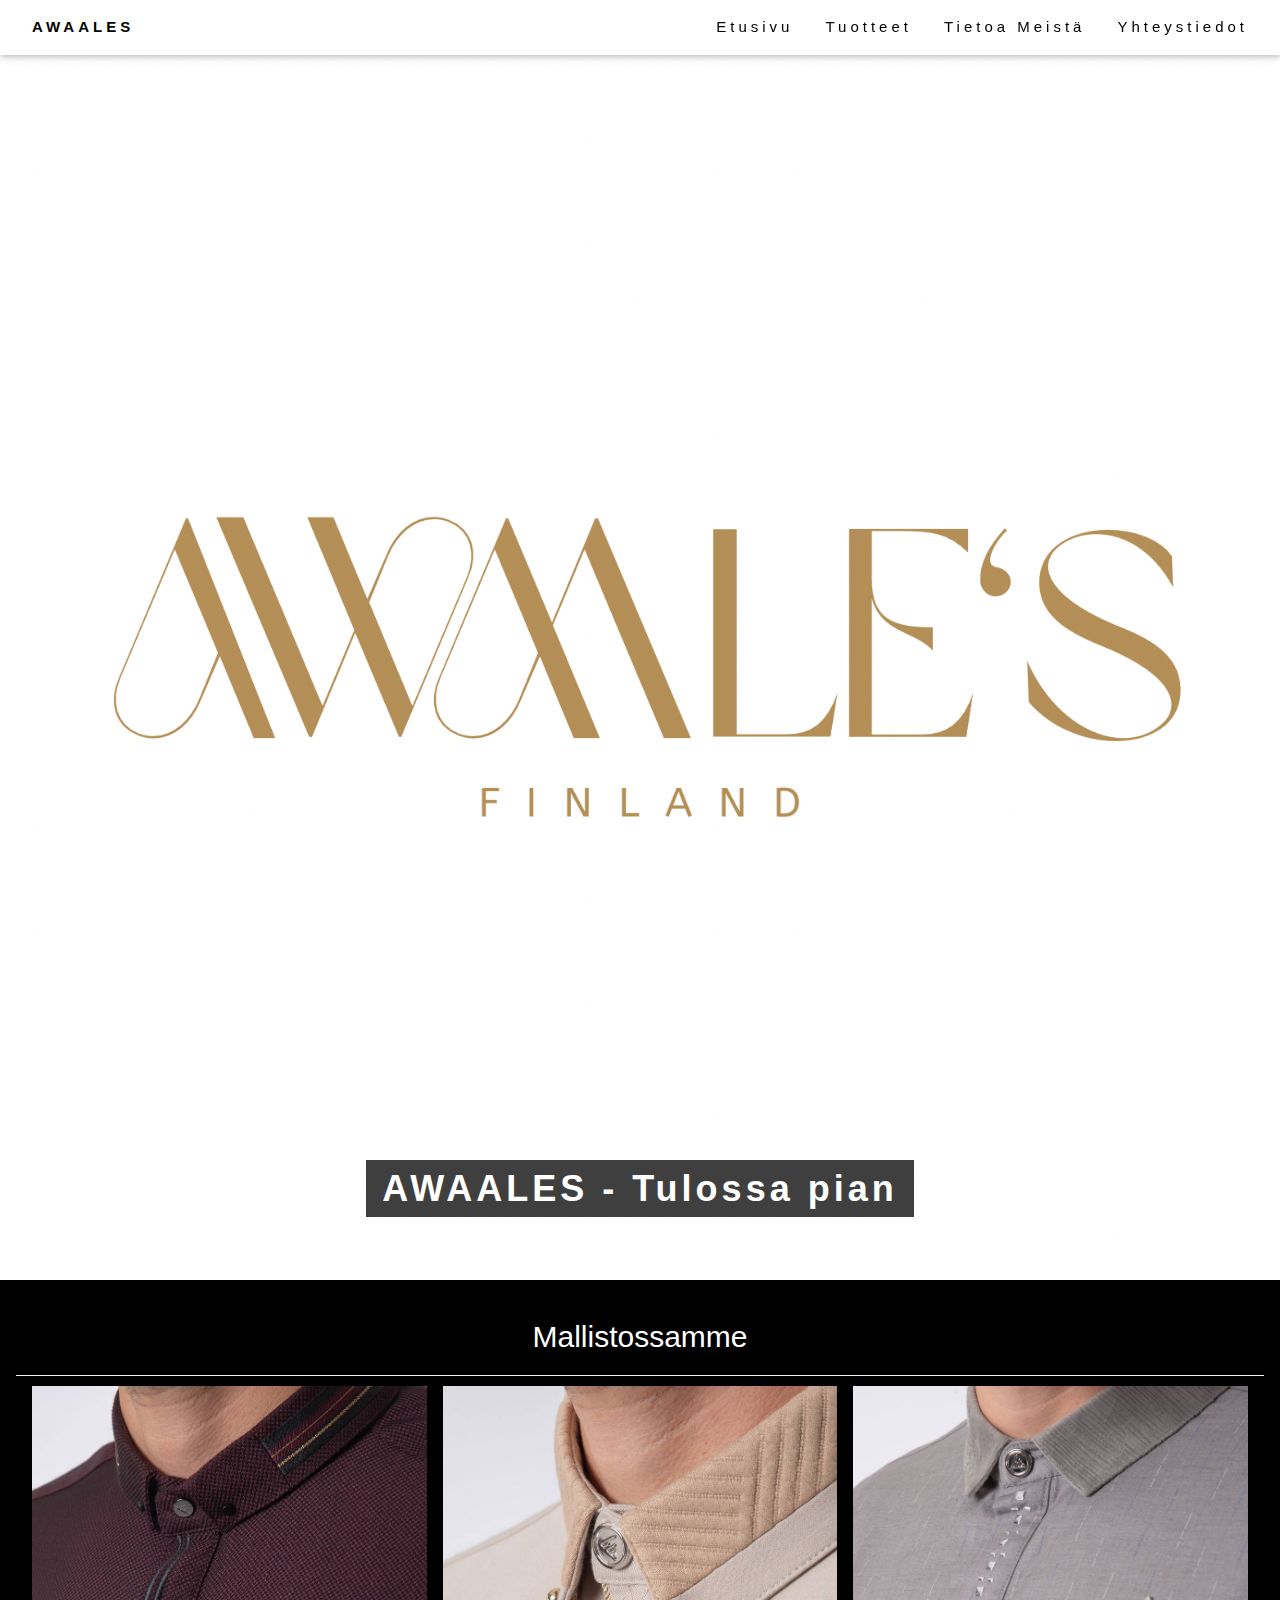
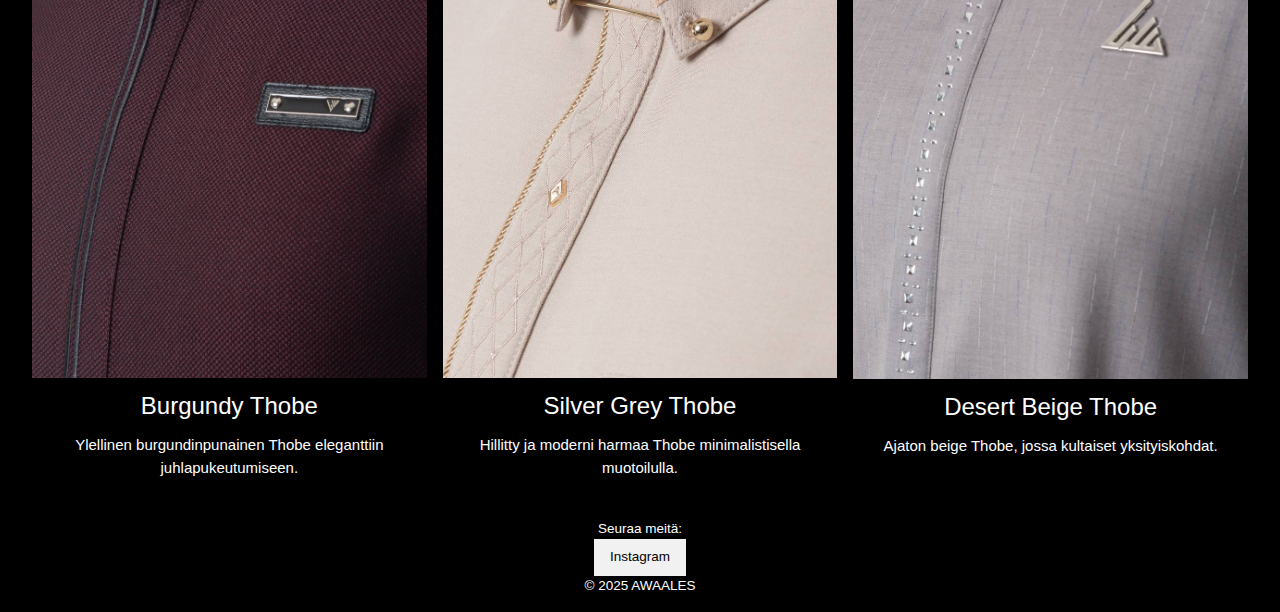
<file: index.html>
<!DOCTYPE html>
<html lang="fi">
<head>
    <meta charset="UTF-8">
    <meta name="viewport" content="width=device-width, initial-scale=1.0">
    <title>AWAALES - Tulossa pian</title>
    <link rel="stylesheet" href="https://www.w3schools.com/w3css/4/w3.css">
    <link rel="stylesheet" href="style.css">
</head>
<body>

<!-- Navbar -->
<div class="w3-top">
    <div class="w3-bar w3-white w3-wide w3-padding w3-card">
        <a href="#home" class="w3-bar-item w3-button"><b>AWAALES</b></a>
        <div class="w3-right w3-hide-small">
            <a href="index.html" class="w3-bar-item w3-button">Etusivu</a>
            <a href="products.html" class="w3-bar-item w3-button">Tuotteet</a>
            <a href="about.html" class="w3-bar-item w3-button">Tietoa Meistä</a>
            <a href="contact.html" class="w3-bar-item w3-button">Yhteystiedot</a>
        </div>
    </div>
</div>

<!-- Hero-osio -->
<header class="w3-display-container w3-content w3-wide" style="max-width:1500px;" id="home">
    <img class="w3-image" src="9F30E113-223C-4328-9D75-125073A8CBB3.PNG" alt="AWAALES logo" width="1500" height="800">
    <div class="w3-display-bottommiddle w3-margin-top w3-center">
        <h1 class="w3-xxlarge w3-text-white"><span class="w3-padding w3-black w3-opacity-min"><b>AWAALES - Tulossa pian</b></span></h1>
        <p class="w3-large w3-text-white">Laadukkaat thobet modernilla twistillä – pysy kuulolla!</p>
    </div>
</header>

<!-- Tuotteet -->
<div class="w3-black w3-content w3-padding" style="max-width:1564px" id="products">
    <h2 class="w3-border-bottom w3-border-light-grey w3-padding-16">Mallistossamme</h2>
    <div class="w3-black w3-row-padding">
        <div class="w3-col l4 m6 w3-margin-bottom">
            <img src="IMG_1153.JPG" alt="Burgundy Thobe" style="width:100%">
            <h3>Burgundy Thobe</h3>
            <p>Ylellinen burgundinpunainen Thobe eleganttiin juhlapukeutumiseen.</p>
        </div>
        <div class="w3-col l4 m6 w3-margin-bottom">
            <img src="IMG_1155.JPG" alt="Silver Grey Thobe" style="width:100%">
            <h3>Silver Grey Thobe</h3>
            <p>Hillitty ja moderni harmaa Thobe minimalistisella muotoilulla.</p>
        </div>
        <div class="w3-col l4 m6 w3-margin-bottom">
            <img src="IMG_1156.JPG" alt="Desert Beige Thobe" style="width:100%">
            <h3>Desert Beige Thobe</h3>
            <p>Ajaton beige Thobe, jossa kultaiset yksityiskohdat.</p>
        </div>
    </div>
</div>




<!-- Footer -->
<footer class="w3-center w3-black w3-padding-16">
    <p>Seuraa meitä:</p>
    <a href="https://www.instagram.com/awaales/" class="w3-button w3-light-grey">Instagram</a>
    <p>&copy; 2025 AWAALES</p>
</footer>

</body>
</html>
</file>
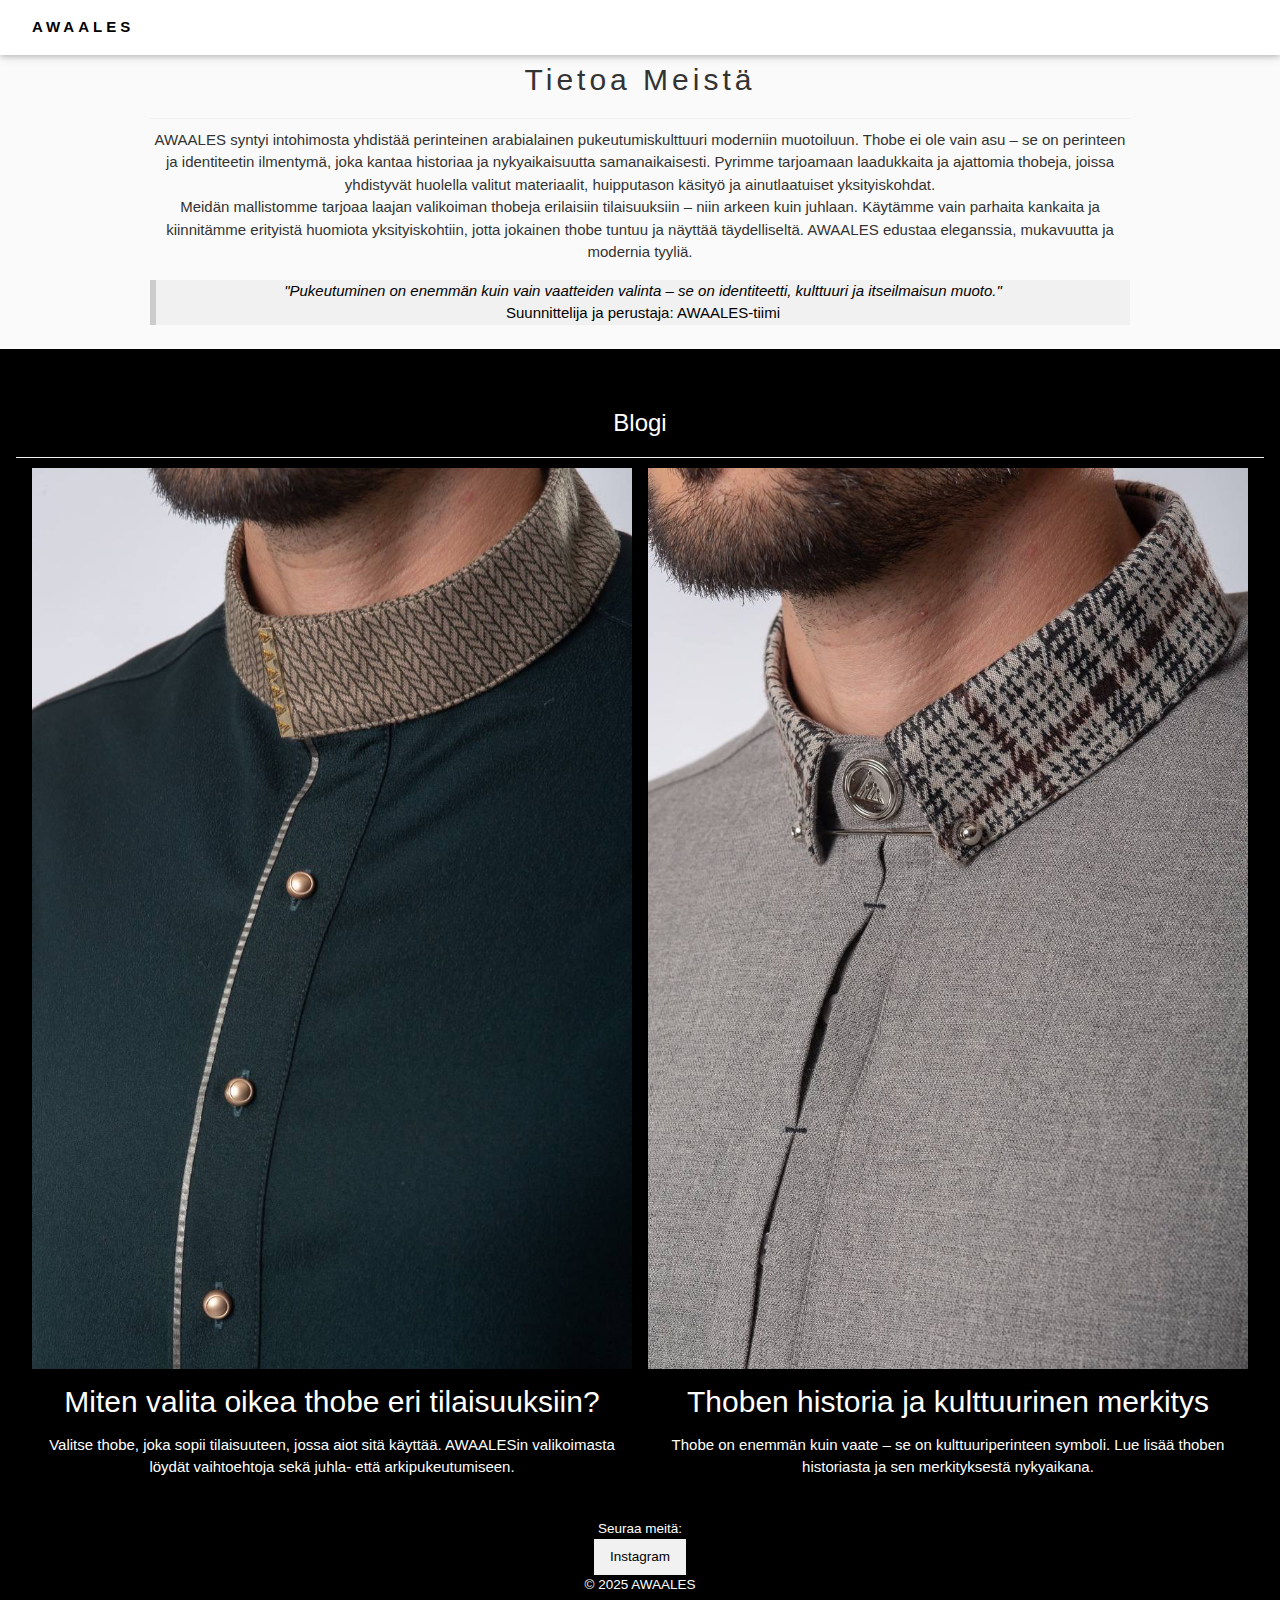
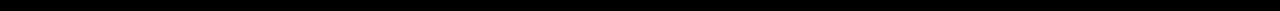
<file: about.html>
<!DOCTYPE html>
<html lang="fi">
<head>
    <meta charset="UTF-8">
    <meta name="viewport" content="width=device-width, initial-scale=1.0">
    <title>Tietoa Meistä - AWAALES</title>
    <link rel="stylesheet" href="https://www.w3schools.com/w3css/4/w3.css">
    <link rel="stylesheet" href="style.css">
</head>
<body>

<div id="header"></div>
<script>
    fetch("header.html")
        .then(response => response.text())
        .then(data => document.getElementById("header").innerHTML = data);
</script>

<!-- Tietoa Meistä -sisältö -->
<main class="w3-content w3-padding" style="max-width:1564px" id="about">
    <br>
    <div class="w3-content style="max-width:700px">
  <h2 class="w3-wide w3-border-bottom w3-border-light-grey w3-padding-16">Tietoa Meistä</h2>
    <p>AWAALES syntyi intohimosta yhdistää perinteinen arabialainen pukeutumiskulttuuri moderniin muotoiluun. Thobe ei ole vain asu – se on perinteen ja identiteetin ilmentymä, joka kantaa historiaa ja nykyaikaisuutta samanaikaisesti. Pyrimme tarjoamaan laadukkaita ja ajattomia thobeja, joissa yhdistyvät huolella valitut materiaalit, huipputason käsityö ja ainutlaatuiset yksityiskohdat.</p>
    <p>Meidän mallistomme tarjoaa laajan valikoiman thobeja erilaisiin tilaisuuksiin – niin arkeen kuin juhlaan. Käytämme vain parhaita kankaita ja kiinnitämme erityistä huomiota yksityiskohtiin, jotta jokainen thobe tuntuu ja näyttää täydelliseltä. AWAALES edustaa eleganssia, mukavuutta ja modernia tyyliä.</p>
    <div class="w3-panel w3-leftbar w3-light-grey">
      <p><i>"Pukeutuminen on enemmän kuin vain vaatteiden valinta – se on identiteetti, kulttuuri ja itseilmaisun muoto."</i></p>
      <p>Suunnittelija ja perustaja: AWAALES-tiimi</p>
    </div>
    
</main>
<!-- Blogisisältö -->
<main class="w3-black w3-content w3-padding" style="max-width:1564px" id="blog">
    <br>
    <h3 class="w3-border-bottom w3-border-light-grey w3-padding-16">Blogi</h2>
    <div class="w3-black w3-row-padding">
        <div class="w3-col l6 m6 w3-margin-bottom">
            <img src="IMG_1146.JPG" alt="Thoben valinta" style="width:100%">
            <h2>Miten valita oikea thobe eri tilaisuuksiin?</h2>
            <p>Valitse thobe, joka sopii tilaisuuteen, jossa aiot sitä käyttää. AWAALESin valikoimasta löydät vaihtoehtoja sekä juhla- että arkipukeutumiseen.</p>
        </div>
        <div class="w3-col l6 m6 w3-margin-bottom">
            <img src="IMG_1148.JPG" alt="Thoben historia" style="width:100%">
            <h2>Thoben historia ja kulttuurinen merkitys</h2>
            <p>Thobe on enemmän kuin vaate – se on kulttuuriperinteen symboli. Lue lisää thoben historiasta ja sen merkityksestä nykyaikana.</p>
        </div>
    </div>
</main>
<div id="footer"></div>
<script>
    fetch("footer.html")
        .then(response => response.text())
        .then(data => document.getElementById("footer").innerHTML = data);
</script>

</body>
</html>
</file>
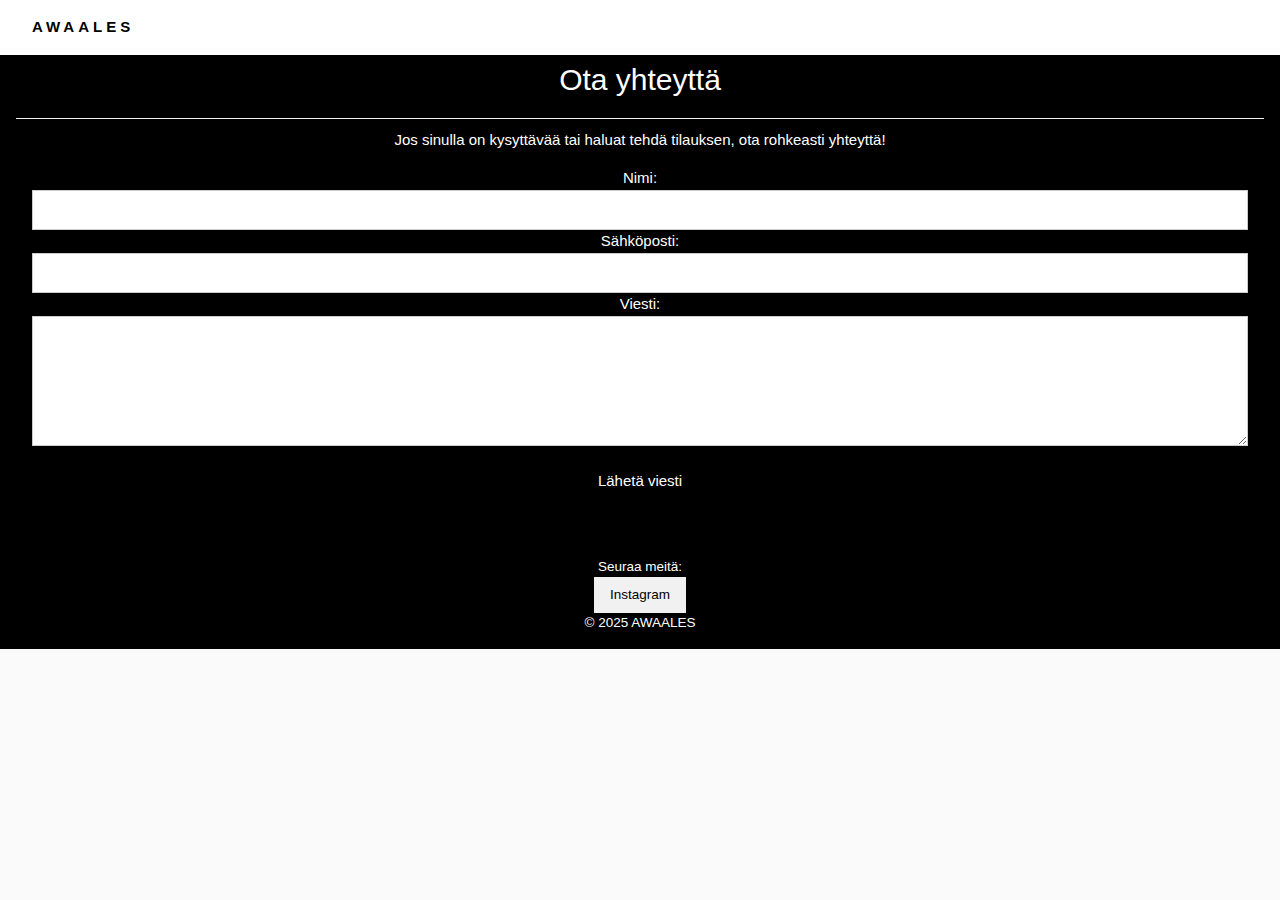
<file: contact.html>
<!DOCTYPE html>
<html lang="fi">
<head>
    <meta charset="UTF-8">
    <meta name="viewport" content="width=device-width, initial-scale=1.0">
    <title>Yhteystiedot - AWAALES</title>
    <link rel="stylesheet" href="https://www.w3schools.com/w3css/4/w3.css">
    <link rel="stylesheet" href="style.css">
</head>
<body>

<div id="header"></div>
<script>
    fetch("header.html")
        .then(response => response.text())
        .then(data => document.getElementById("header").innerHTML = data);
</script>

<!-- Yhteystietojen sisältö -->
<main class=" w3-black w3-content w3-padding" style="max-width:1564px" id="contact">
    <br>
    <h2 class="w3-border-bottom w3-border-light-grey w3-padding-16">Ota yhteyttä</h2>
    <p>Jos sinulla on kysyttävää tai haluat tehdä tilauksen, ota rohkeasti yhteyttä!</p>
    <form action="#" method="post" class="w3-black w3-container w3-padding-16">
        <label for="name">Nimi:</label>
        <input class="w3-input w3-border" type="text" id="name" name="name" required>

        <label for="email">Sähköposti:</label>
        <input class="w3-input w3-border" type="email" id="email" name="email" required>

        <label for="message">Viesti:</label>
        <textarea class="w3-input w3-border" id="message" name="message" rows="5" required></textarea>

        <button class="w3-button w3-section" type="submit">Lähetä viesti</button>
    </form>
   
</main>

<div id="footer"></div>
<script>
    fetch("footer.html")
        .then(response => response.text())
        .then(data => document.getElementById("footer").innerHTML = data);
</script>

</body>
</html>
</file>
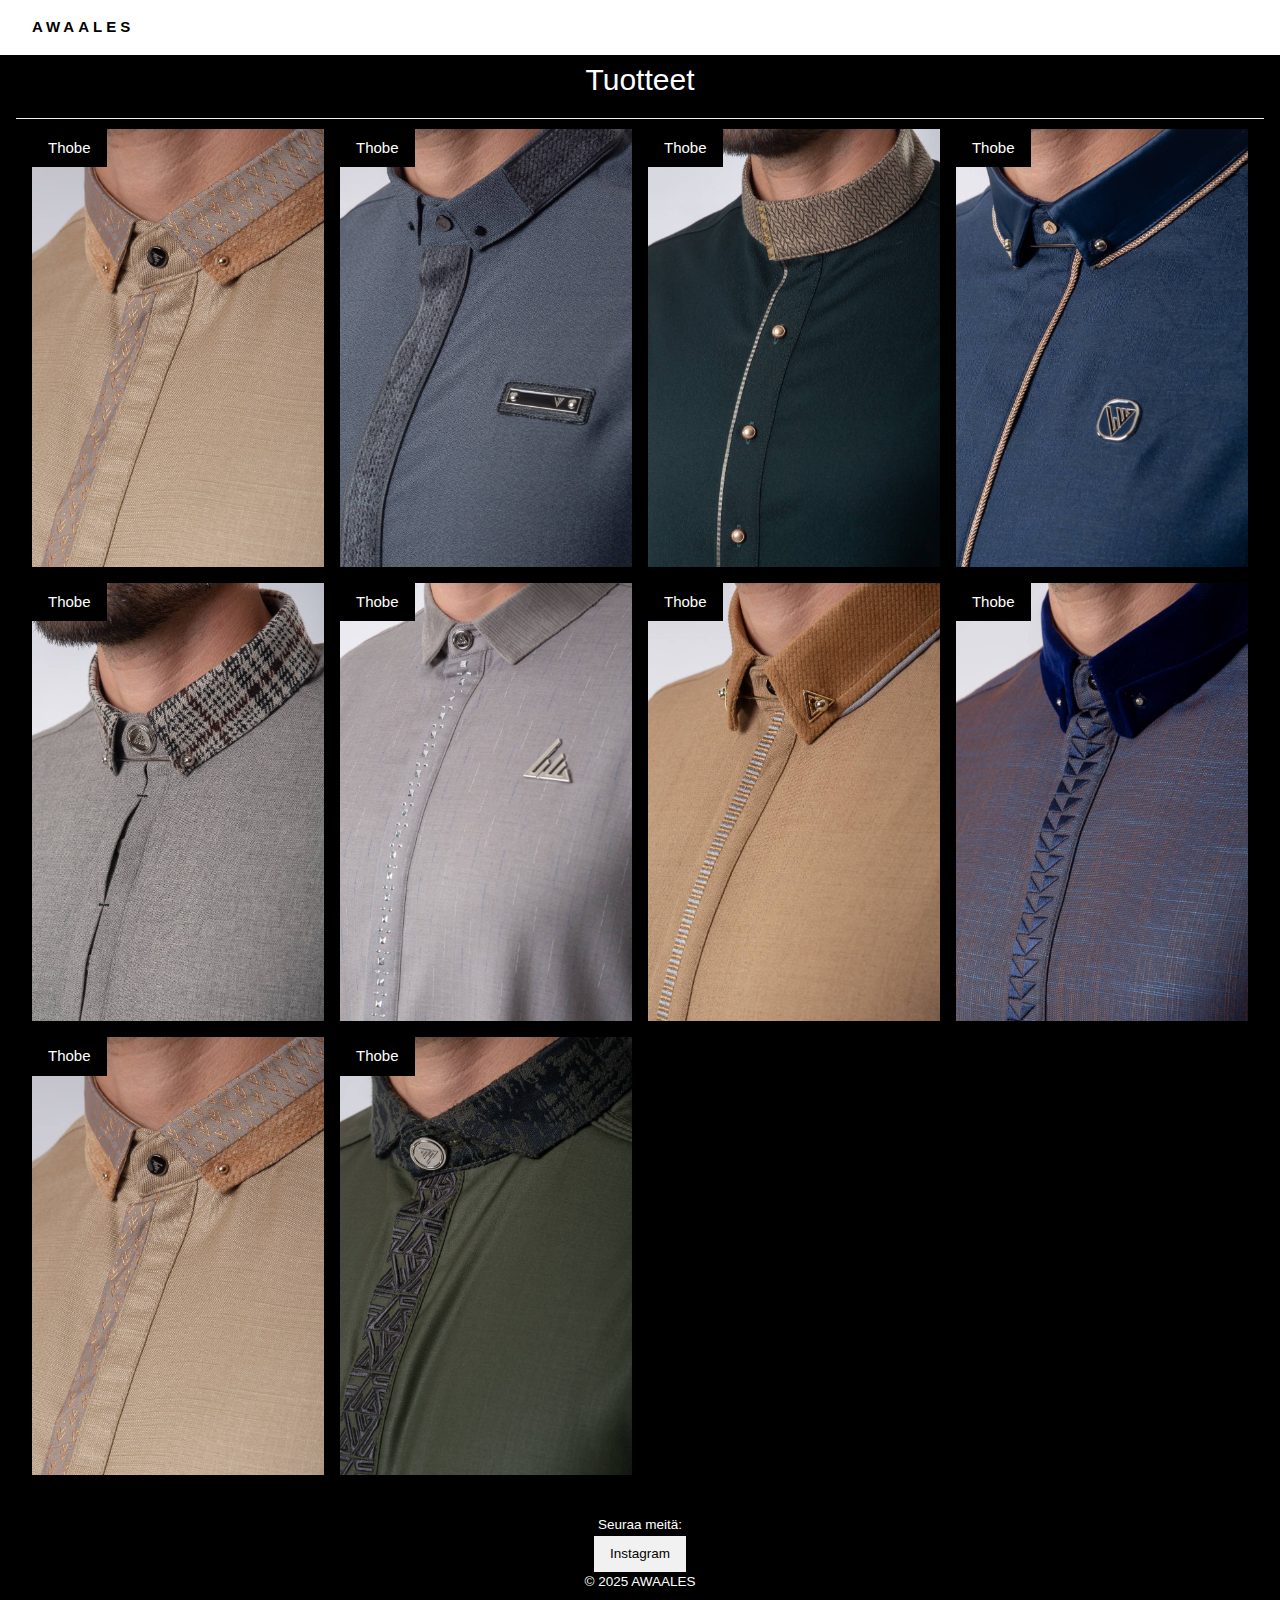
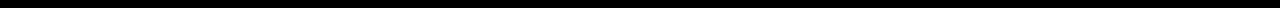
<file: products.html>
<!DOCTYPE html>
<html lang="fi">
<head>
    <meta charset="UTF-8">
    <meta name="viewport" content="width=device-width, initial-scale=1.0">
    <title>Tuotteet - AWAALES</title>
    <link rel="stylesheet" href="https://www.w3schools.com/w3css/4/w3.css">
    <link rel="stylesheet" href="style.css">
    <!-- Navbar -->
<div class="w3-top">
    <div class="w3-bar w3-white w3-wide w3-padding w3-card">
        <a href="#home" class="w3-bar-item w3-button"><b>AWAALES</b></a>
        <div class="w3-right w3-hide-small">
            <a href="index.html" class="w3-bar-item w3-button">Etusivu</a>
            <a href="products.html" class="w3-bar-item w3-button">Tuotteet</a>
            <a href="about.html" class="w3-bar-item w3-button">Tietoa Meistä</a>
            <a href="contact.html" class="w3-bar-item w3-button">Yhteystiedot</a>
        </div>
    </div>
</div>

</head>
<body>

<div id="header"></div>
<script>
    fetch("header.html")
        .then(response => response.text())
        .then(data => document.getElementById("header").innerHTML = data);
</script>

<!-- Tuote-esittely -->
<section class="w3-black w3-content w3-padding" style="max-width:1564px" id="products">
    <br>
    <h2 class="w3-border-bottom w3-border-light-grey w3-padding-16">Tuotteet</h2>
    <div class="w3-row-padding">
        <div class="w3-col l3 m6 w3-margin-bottom">
            <div class="w3-display-container">
                <div class="w3-display-topleft w3-black w3-padding">Thobe</div>
                <img src="IMG_1154.JPG" alt="Thobe" style="width:100%">
            </div>
        </div>
        <div class="w3-col l3 m6 w3-margin-bottom">
            <div class="w3-display-container">
                <div class="w3-display-topleft w3-black w3-padding">Thobe</div>
                <img src="IMG_1145.JPG" alt="Thobe" style="width:100%">
            </div>
        </div>
        <div class="w3-col l3 m6 w3-margin-bottom">
            <div class="w3-display-container">
                <div class="w3-display-topleft w3-black w3-padding">Thobe</div>
                <img src="IMG_1146.JPG" alt="Thobe" style="width:100%">
            </div>
        </div>
        <div class="w3-col l3 m6 w3-margin-bottom">
            <div class="w3-display-container">
                <div class="w3-display-topleft w3-black w3-padding">Thobe</div>
                <img src="IMG_1147.JPG" alt="Thobe" style="width:100%">
            </div>
        </div>
        <div class="w3-col l3 m6 w3-margin-bottom">
            <div class="w3-display-container">
                <div class="w3-display-topleft w3-black w3-padding">Thobe</div>
                <img src="IMG_1148.JPG" alt="Thobe" style="width:100%">
            </div>
        </div>
        <div class="w3-col l3 m6 w3-margin-bottom">
            <div class="w3-display-container">
                <div class="w3-display-topleft w3-black w3-padding">Thobe</div>
                <img src="IMG_1156.JPG" alt="Thobe" style="width:100%">
            </div>
        </div>
        <div class="w3-col l3 m6 w3-margin-bottom">
            <div class="w3-display-container">
                <div class="w3-display-topleft w3-black w3-padding">Thobe</div>
                <img src="IMG_1151.JPG" alt="Thobe" style="width:100%">
            </div>
        </div>
        <div class="w3-col l3 m6 w3-margin-bottom">
            <div class="w3-display-container">
                <div class="w3-display-topleft w3-black w3-padding">Thobe</div>
                <img src="IMG_1152.JPG" alt="Thobe" style="width:100%">
            </div>
        </div>
        <div class="w3-col l3 m6 w3-margin-bottom">
            <div class="w3-display-container">
                <div class="w3-display-topleft w3-black w3-padding">Thobe</div>
                <img src="IMG_1154.JPG" alt="Thobe" style="width:100%">
            </div>
        </div>
        <div class="w3-col l3 m6 w3-margin-bottom">
            <div class="w3-display-container">
                <div class="w3-display-topleft w3-black w3-padding">Thobe</div>
                <img src="IMG_1157.JPG" alt="Thobe" style="width:100%">
            </div>
        </div>
    </div>
</section>

<div id="footer"></div>
<script>
    fetch("footer.html")
        .then(response => response.text())
        .then(data => document.getElementById("footer").innerHTML = data);
</script>

</body>
</html>
</file>
<file: style.css>
/* Päivitetty style.css - Korjattu jättimäinen logo */

/* Reset */
* {
    margin: 0;
    padding: 0;
    box-sizing: border-box;
}

body {
    font-family: 'Poppins', sans-serif;
    background-color: #fafafa;
    color: #333;
    text-align: center;
}

/* Navigaatio */
.header {
    background: #fff;
    padding: 10px 5%;
    display: flex;
    justify-content: space-between;
    align-items: center;
    position: relative;
}

.header .logo img {
    max-width: 120px; /* Pienennetty logo */
    height: auto;
    display: block;
}

.navbar {
    background-color: #333;
}

.nav-menu {
    display: grid;
    grid-template-columns: repeat(5, 1fr); /* Adjust the number based on the number of menu items */
    list-style-type: none;
    margin: 0;
    padding: 0;
    text-align: center;
}

.nav-menu li {
    display: inline;
}

.nav-menu a {
    display: block;
    color: white;
    padding: 14px 20px;
    text-decoration: none;
}

.nav-menu a:hover {
    background-color: #111;
}
/* Hero-osio ilman jättimäistä logoa */
.hero {
    background-color: #f8f8f8;
    padding: 60px 20px;
    text-align: center;
}
.hero .logo {
    max-width: 120px; /* Adjust the size as needed */
    height: auto;
    display: block;
}
.hero h1 {
    font-size: 2rem;
    color: #c7a349;
    font-weight: bold;
    margin-top: 20px;
}

.hero p {
    font-size: 1rem;
    color: #555;
}

/* Tuotteiden esittely */
.products {
    padding: 40px 20px;
    background: #fff;
}

.products h2 {
    font-size: 1.8rem;
    color: #c7a349;
    margin-bottom: 20px;
    font-weight: bold;
}

.product-grid {
    display: grid;
    grid-template-columns: repeat(auto-fit, minmax(250px, 1fr));
    gap: 20px;
    max-width: 1000px;
    margin: 0 auto;
    padding: 10px;
}

.product-item {
    text-align: center;
    border: 1px solid #ddd;
    padding: 10px;
    border-radius: 8px;
    background: #f9f9f9;
    transition: transform 0.3s ease-in-out, box-shadow 0.3s ease-in-out;
}

.product-item img {
    width: 100%;
    max-width: 250px;
    height: auto;
    border-radius: 5px;
}

.product-item:hover {
    transform: scale(1.03);
    box-shadow: 0 3px 10px rgba(0, 0, 0, 0.1);
}

/* Footer */
footer {
    background-color: #222;
    color: #fff;
    padding: 15px;
    font-size: 0.9rem;
}

.social-icons {
    display: flex;
    justify-content: center;
    gap: 10px;
    margin-bottom: 8px;
}

.social-icon {
    color: #c7a349;
    font-size: 20px;
    transition: color 0.3s;
}

.social-icon:hover {
    color: #fff;
}
</file>
